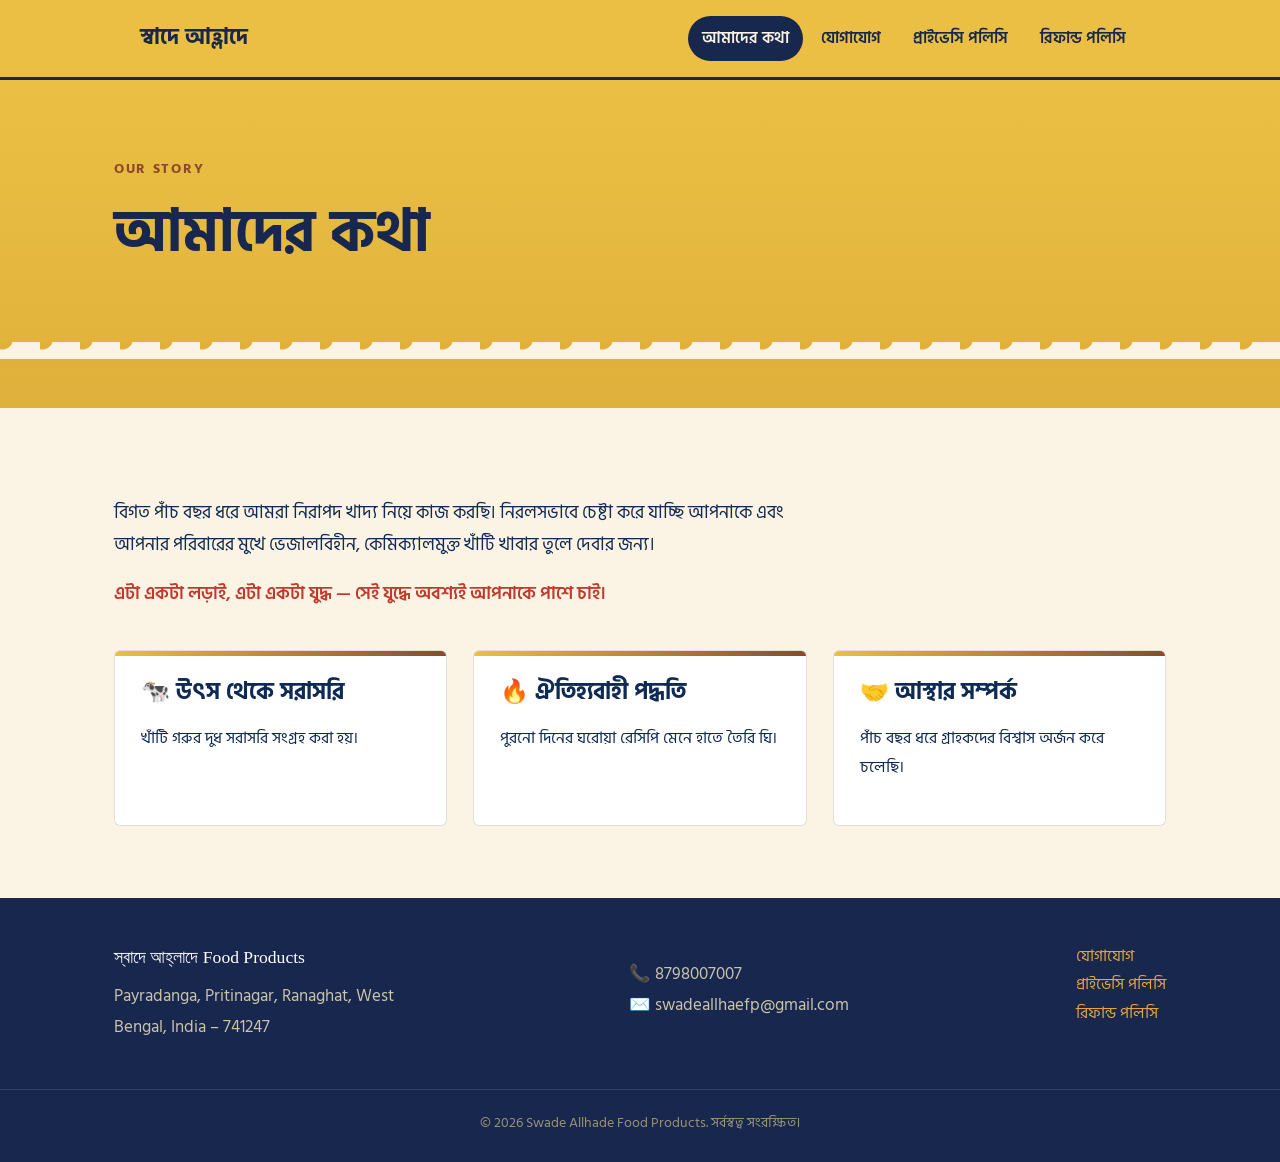
<file: about.html>
<!DOCTYPE html>
<html lang="bn">
<head>
<meta charset="UTF-8">
<meta name="viewport" content="width=device-width, initial-scale=1.0">
<title>আমাদের কথা | স্বাদে আহ্লাদে Food Products</title>
<link rel="stylesheet" href="style.css">
<style>
  .sub-header{background:var(--green-deep);padding:16px 20px;border-bottom:3px solid var(--on-accent);}
  .sub-header .nav-row{max-width:1000px;margin:0 auto;display:flex;align-items:center;justify-content:space-between;flex-wrap:wrap;gap:10px;}
  .sub-header .brand{color:var(--on-accent);font-family:'Hind Siliguri',sans-serif;font-weight:700;font-size:1.35rem;text-decoration:none;}
  .sub-header nav{display:flex;gap:4px;flex-wrap:wrap;}
  .sub-header nav a{color:var(--on-accent);text-decoration:none;font-size:1rem;font-weight:600;padding:8px 14px;border-radius:999px;}
  .sub-header nav a.active,.sub-header nav a:hover{background:var(--on-accent);color:var(--cream);}
</style>
</head>
<body>

<header class="sub-header">
  <div class="nav-row">
    <a href="index.html" class="brand">স্বাদে আহ্লাদে</a>
    <nav>
      <a href="about.html" class="active">আমাদের কথা</a>
      <a href="contact.html">যোগাযোগ</a>
      <a href="privacy-policy.html">প্রাইভেসি পলিসি</a>
      <a href="refund-policy.html">রিফান্ড পলিসি</a>
    </nav>
  </div>
</header>

<section class="hero" style="padding-bottom:40px;">
  <div class="container" style="grid-template-columns:1fr;">
    <div>
      <span class="eyebrow">Our Story</span>
      <h1>আমাদের কথা</h1>
    </div>
  </div>
  <div class="drip"></div>
</section>

<section>
  <div class="container">
    <div style="max-width:70ch;">
      <p style="font-size:1.1rem;">বিগত পাঁচ বছর ধরে আমরা নিরাপদ খাদ্য নিয়ে কাজ করছি। নিরলসভাবে চেষ্টা করে যাচ্ছি আপনাকে এবং আপনার পরিবারের মুখে ভেজালবিহীন, কেমিক্যালমুক্ত খাঁটি খাবার তুলে দেবার জন্য।</p>
      <p style="font-size:1.1rem;color:var(--highlight);font-weight:600;">এটা একটা লড়াই, এটা একটা যুদ্ধ — সেই যুদ্ধে অবশ্যই আপনাকে পাশে চাই।</p>
    </div>
    <div class="grid" style="margin-top:40px;">
      <div class="card">
        <h3>🐄 উৎস থেকে সরাসরি</h3>
        <p>খাঁটি গরুর দুধ সরাসরি সংগ্রহ করা হয়।</p>
      </div>
      <div class="card">
        <h3>🔥 ঐতিহ্যবাহী পদ্ধতি</h3>
        <p>পুরনো দিনের ঘরোয়া রেসিপি মেনে হাতে তৈরি ঘি।</p>
      </div>
      <div class="card">
        <h3>🤝 আস্থার সম্পর্ক</h3>
        <p>পাঁচ বছর ধরে গ্রাহকদের বিশ্বাস অর্জন করে চলেছি।</p>
      </div>
    </div>
  </div>
</section>

<footer>
  <div class="container">
    <div>
      <span class="bn" style="font-family:'Tiro Bangla',serif;font-size:1.1rem;color:#fff;">স্বাদে আহ্লাদে Food Products</span>
      <p style="max-width:32ch;margin-top:8px;">Payradanga, Pritinagar, Ranaghat, West Bengal, India – 741247</p>
    </div>
    <div><p>📞 8798007007<br>✉️ swadeallhaefp@gmail.com</p></div>
    <div>
      <a href="contact.html">যোগাযোগ</a><br>
      <a href="privacy-policy.html">প্রাইভেসি পলিসি</a><br>
      <a href="refund-policy.html">রিফান্ড পলিসি</a>
    </div>
  </div>
  <div class="bottom">© 2026 Swade Allhade Food Products. সর্বস্বত্ব সংরক্ষিত।</div>
</footer>

</body>
</html>
</file>
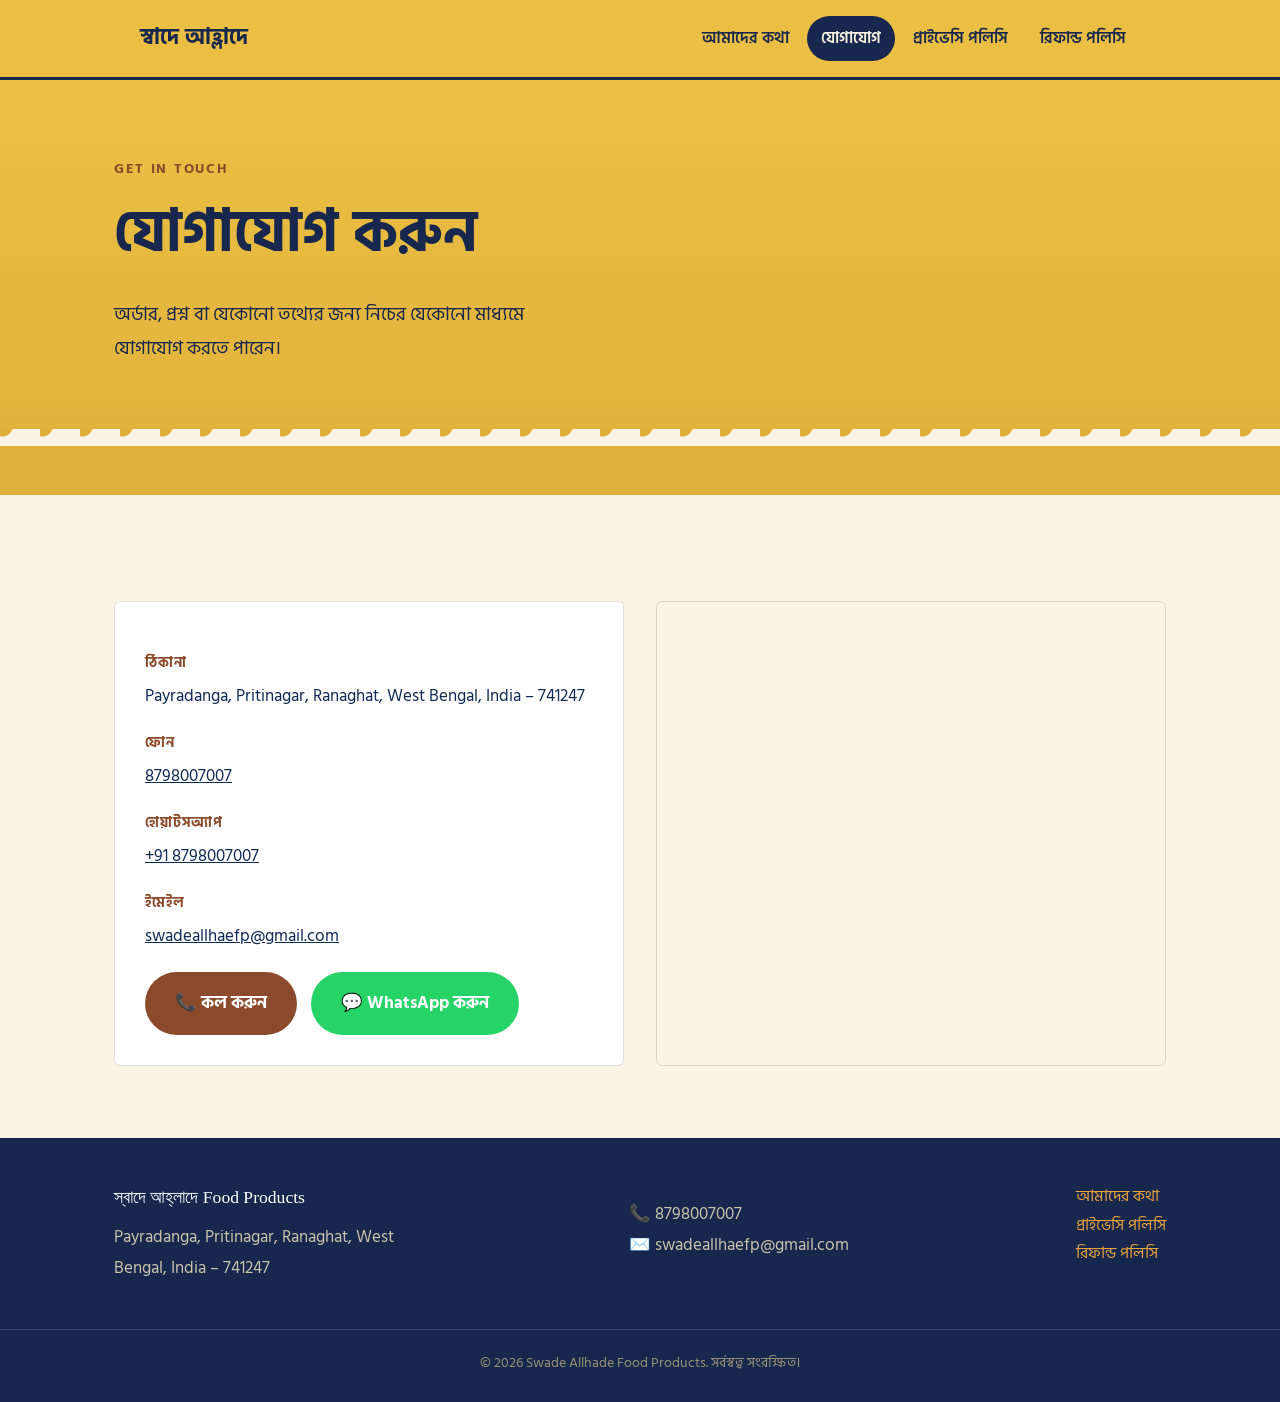
<file: contact.html>
<!DOCTYPE html>
<html lang="bn">
<head>
<meta charset="UTF-8">
<meta name="viewport" content="width=device-width, initial-scale=1.0">
<title>যোগাযোগ | স্বাদে আহ্লাদে Food Products</title>
<link rel="stylesheet" href="style.css">
<style>
  .sub-header{background:var(--green-deep);padding:16px 20px;border-bottom:3px solid var(--on-accent);}
  .sub-header .nav-row{max-width:1000px;margin:0 auto;display:flex;align-items:center;justify-content:space-between;flex-wrap:wrap;gap:10px;}
  .sub-header .brand{color:var(--on-accent);font-family:'Hind Siliguri',sans-serif;font-weight:700;font-size:1.35rem;text-decoration:none;}
  .sub-header nav{display:flex;gap:4px;flex-wrap:wrap;}
  .sub-header nav a{color:var(--on-accent);text-decoration:none;font-size:1rem;font-weight:600;padding:8px 14px;border-radius:999px;}
  .sub-header nav a.active,.sub-header nav a:hover{background:var(--on-accent);color:var(--cream);}
</style>
</head>
<body>

<header class="sub-header">
  <div class="nav-row">
    <a href="index.html" class="brand">স্বাদে আহ্লাদে</a>
    <nav>
      <a href="about.html">আমাদের কথা</a>
      <a href="contact.html" class="active">যোগাযোগ</a>
      <a href="privacy-policy.html">প্রাইভেসি পলিসি</a>
      <a href="refund-policy.html">রিফান্ড পলিসি</a>
    </nav>
  </div>
</header>

<section class="hero" style="padding-bottom:40px;">
  <div class="container" style="grid-template-columns:1fr;">
    <div>
      <span class="eyebrow">Get in Touch</span>
      <h1>যোগাযোগ করুন</h1>
      <p class="lede">অর্ডার, প্রশ্ন বা যেকোনো তথ্যের জন্য নিচের যেকোনো মাধ্যমে যোগাযোগ করতে পারেন।</p>
    </div>
  </div>
  <div class="drip"></div>
</section>

<section>
  <div class="container contact-grid">
    <div class="info-block">
      <dl>
        <dt>ঠিকানা</dt>
        <dd>Payradanga, Pritinagar, Ranaghat, West Bengal, India – 741247</dd>
        <dt>ফোন</dt>
        <dd><a href="tel:8798007007">8798007007</a></dd>
        <dt>হোয়াটসঅ্যাপ</dt>
        <dd><a href="https://wa.me/918798007007" target="_blank" rel="noopener">+91 8798007007</a></dd>
        <dt>ইমেইল</dt>
        <dd><a href="mailto:swadeallhaefp@gmail.com">swadeallhaefp@gmail.com</a></dd>
      </dl>
      <div class="hero-cta" style="margin-top:20px;">
        <a class="btn btn-primary" style="background:var(--clay);color:#fff;" href="tel:8798007007">📞 কল করুন</a>
        <a class="btn btn-primary" style="background:#25D366;color:#fff;" href="https://wa.me/918798007007" target="_blank" rel="noopener">💬 WhatsApp করুন</a>
      </div>
    </div>
    <div class="map-embed">
      <iframe
        src="https://www.google.com/maps?q=Payradanga,+Pritinagar,+Ranaghat,+West+Bengal,+741247&output=embed"
        allowfullscreen loading="lazy" referrerpolicy="no-referrer-when-downgrade" title="Swade Allhade location map">
      </iframe>
    </div>
  </div>
</section>

<footer>
  <div class="container">
    <div>
      <span class="bn" style="font-family:'Tiro Bangla',serif;font-size:1.1rem;color:#fff;">স্বাদে আহ্লাদে Food Products</span>
      <p style="max-width:32ch;margin-top:8px;">Payradanga, Pritinagar, Ranaghat, West Bengal, India – 741247</p>
    </div>
    <div><p>📞 8798007007<br>✉️ swadeallhaefp@gmail.com</p></div>
    <div>
      <a href="about.html">আমাদের কথা</a><br>
      <a href="privacy-policy.html">প্রাইভেসি পলিসি</a><br>
      <a href="refund-policy.html">রিফান্ড পলিসি</a>
    </div>
  </div>
  <div class="bottom">© 2026 Swade Allhade Food Products. সর্বস্বত্ব সংরক্ষিত।</div>
</footer>

</body>
</html>
</file>
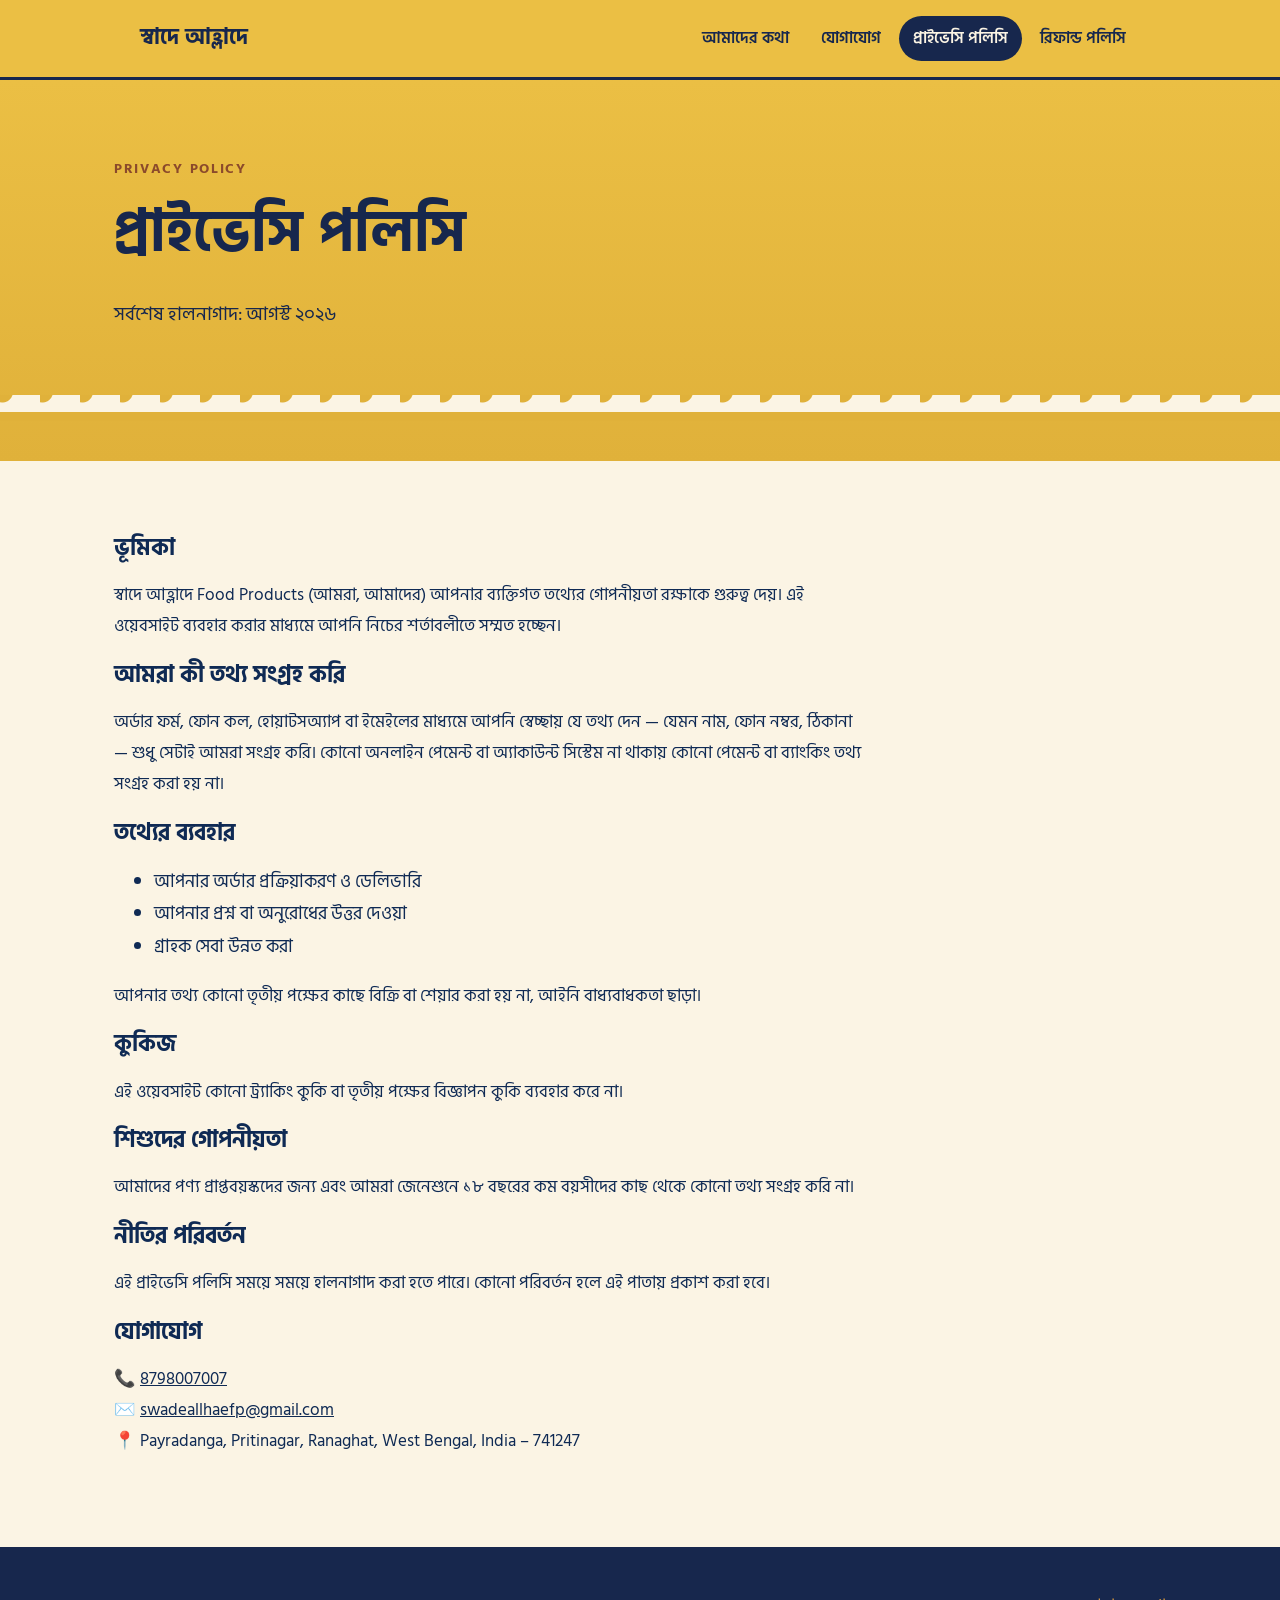
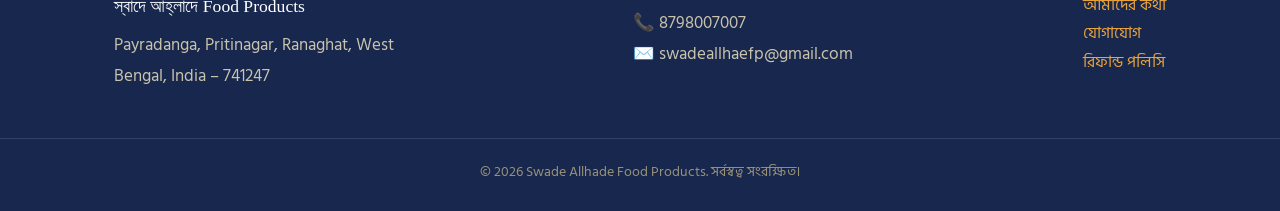
<file: privacy-policy.html>
<!DOCTYPE html>
<html lang="bn">
<head>
<meta charset="UTF-8">
<meta name="viewport" content="width=device-width, initial-scale=1.0">
<title>প্রাইভেসি পলিসি | স্বাদে আহ্লাদে Food Products</title>
<link rel="stylesheet" href="style.css">
<style>
  .sub-header{background:var(--green-deep);padding:16px 20px;border-bottom:3px solid var(--on-accent);}
  .sub-header .nav-row{max-width:1000px;margin:0 auto;display:flex;align-items:center;justify-content:space-between;flex-wrap:wrap;gap:10px;}
  .sub-header .brand{color:var(--on-accent);font-family:'Hind Siliguri',sans-serif;font-weight:700;font-size:1.35rem;text-decoration:none;}
  .sub-header nav{display:flex;gap:4px;flex-wrap:wrap;}
  .sub-header nav a{color:var(--on-accent);text-decoration:none;font-size:1rem;font-weight:600;padding:8px 14px;border-radius:999px;}
  .sub-header nav a.active,.sub-header nav a:hover{background:var(--on-accent);color:var(--cream);}
</style>
</head>
<body>

<header class="sub-header">
  <div class="nav-row">
    <a href="index.html" class="brand">স্বাদে আহ্লাদে</a>
    <nav>
      <a href="about.html">আমাদের কথা</a>
      <a href="contact.html">যোগাযোগ</a>
      <a href="privacy-policy.html" class="active">প্রাইভেসি পলিসি</a>
      <a href="refund-policy.html">রিফান্ড পলিসি</a>
    </nav>
  </div>
</header>

<section class="hero" style="padding-bottom:40px;">
  <div class="container" style="grid-template-columns:1fr;">
    <div>
      <span class="eyebrow">Privacy Policy</span>
      <h1>প্রাইভেসি পলিসি</h1>
      <p class="lede">সর্বশেষ হালনাগাদ: আগস্ট ২০২৬</p>
    </div>
  </div>
  <div class="drip"></div>
</section>

<section>
  <div class="container">
    <div style="max-width:75ch;">
      <h3>ভূমিকা</h3>
      <p>স্বাদে আহ্লাদে Food Products (আমরা, আমাদের) আপনার ব্যক্তিগত তথ্যের গোপনীয়তা রক্ষাকে গুরুত্ব দেয়। এই ওয়েবসাইট ব্যবহার করার মাধ্যমে আপনি নিচের শর্তাবলীতে সম্মত হচ্ছেন।</p>

      <h3>আমরা কী তথ্য সংগ্রহ করি</h3>
      <p>অর্ডার ফর্ম, ফোন কল, হোয়াটসঅ্যাপ বা ইমেইলের মাধ্যমে আপনি স্বেচ্ছায় যে তথ্য দেন — যেমন নাম, ফোন নম্বর, ঠিকানা — শুধু সেটাই আমরা সংগ্রহ করি। কোনো অনলাইন পেমেন্ট বা অ্যাকাউন্ট সিস্টেম না থাকায় কোনো পেমেন্ট বা ব্যাংকিং তথ্য সংগ্রহ করা হয় না।</p>

      <h3>তথ্যের ব্যবহার</h3>
      <ul>
        <li>আপনার অর্ডার প্রক্রিয়াকরণ ও ডেলিভারি</li>
        <li>আপনার প্রশ্ন বা অনুরোধের উত্তর দেওয়া</li>
        <li>গ্রাহক সেবা উন্নত করা</li>
      </ul>
      <p>আপনার তথ্য কোনো তৃতীয় পক্ষের কাছে বিক্রি বা শেয়ার করা হয় না, আইনি বাধ্যবাধকতা ছাড়া।</p>

      <h3>কুকিজ</h3>
      <p>এই ওয়েবসাইট কোনো ট্র্যাকিং কুকি বা তৃতীয় পক্ষের বিজ্ঞাপন কুকি ব্যবহার করে না।</p>

      <h3>শিশুদের গোপনীয়তা</h3>
      <p>আমাদের পণ্য প্রাপ্তবয়স্কদের জন্য এবং আমরা জেনেশুনে ১৮ বছরের কম বয়সীদের কাছ থেকে কোনো তথ্য সংগ্রহ করি না।</p>

      <h3>নীতির পরিবর্তন</h3>
      <p>এই প্রাইভেসি পলিসি সময়ে সময়ে হালনাগাদ করা হতে পারে। কোনো পরিবর্তন হলে এই পাতায় প্রকাশ করা হবে।</p>

      <h3>যোগাযোগ</h3>
      <p>
        📞 <a href="tel:8798007007">8798007007</a><br>
        ✉️ <a href="mailto:swadeallhaefp@gmail.com">swadeallhaefp@gmail.com</a><br>
        📍 Payradanga, Pritinagar, Ranaghat, West Bengal, India – 741247
      </p>
    </div>
  </div>
</section>

<footer>
  <div class="container">
    <div>
      <span class="bn" style="font-family:'Tiro Bangla',serif;font-size:1.1rem;color:#fff;">স্বাদে আহ্লাদে Food Products</span>
      <p style="max-width:32ch;margin-top:8px;">Payradanga, Pritinagar, Ranaghat, West Bengal, India – 741247</p>
    </div>
    <div><p>📞 8798007007<br>✉️ swadeallhaefp@gmail.com</p></div>
    <div>
      <a href="about.html">আমাদের কথা</a><br>
      <a href="contact.html">যোগাযোগ</a><br>
      <a href="refund-policy.html">রিফান্ড পলিসি</a>
    </div>
  </div>
  <div class="bottom">© 2026 Swade Allhade Food Products. সর্বস্বত্ব সংরক্ষিত।</div>
</footer>

</body>
</html>
</file>
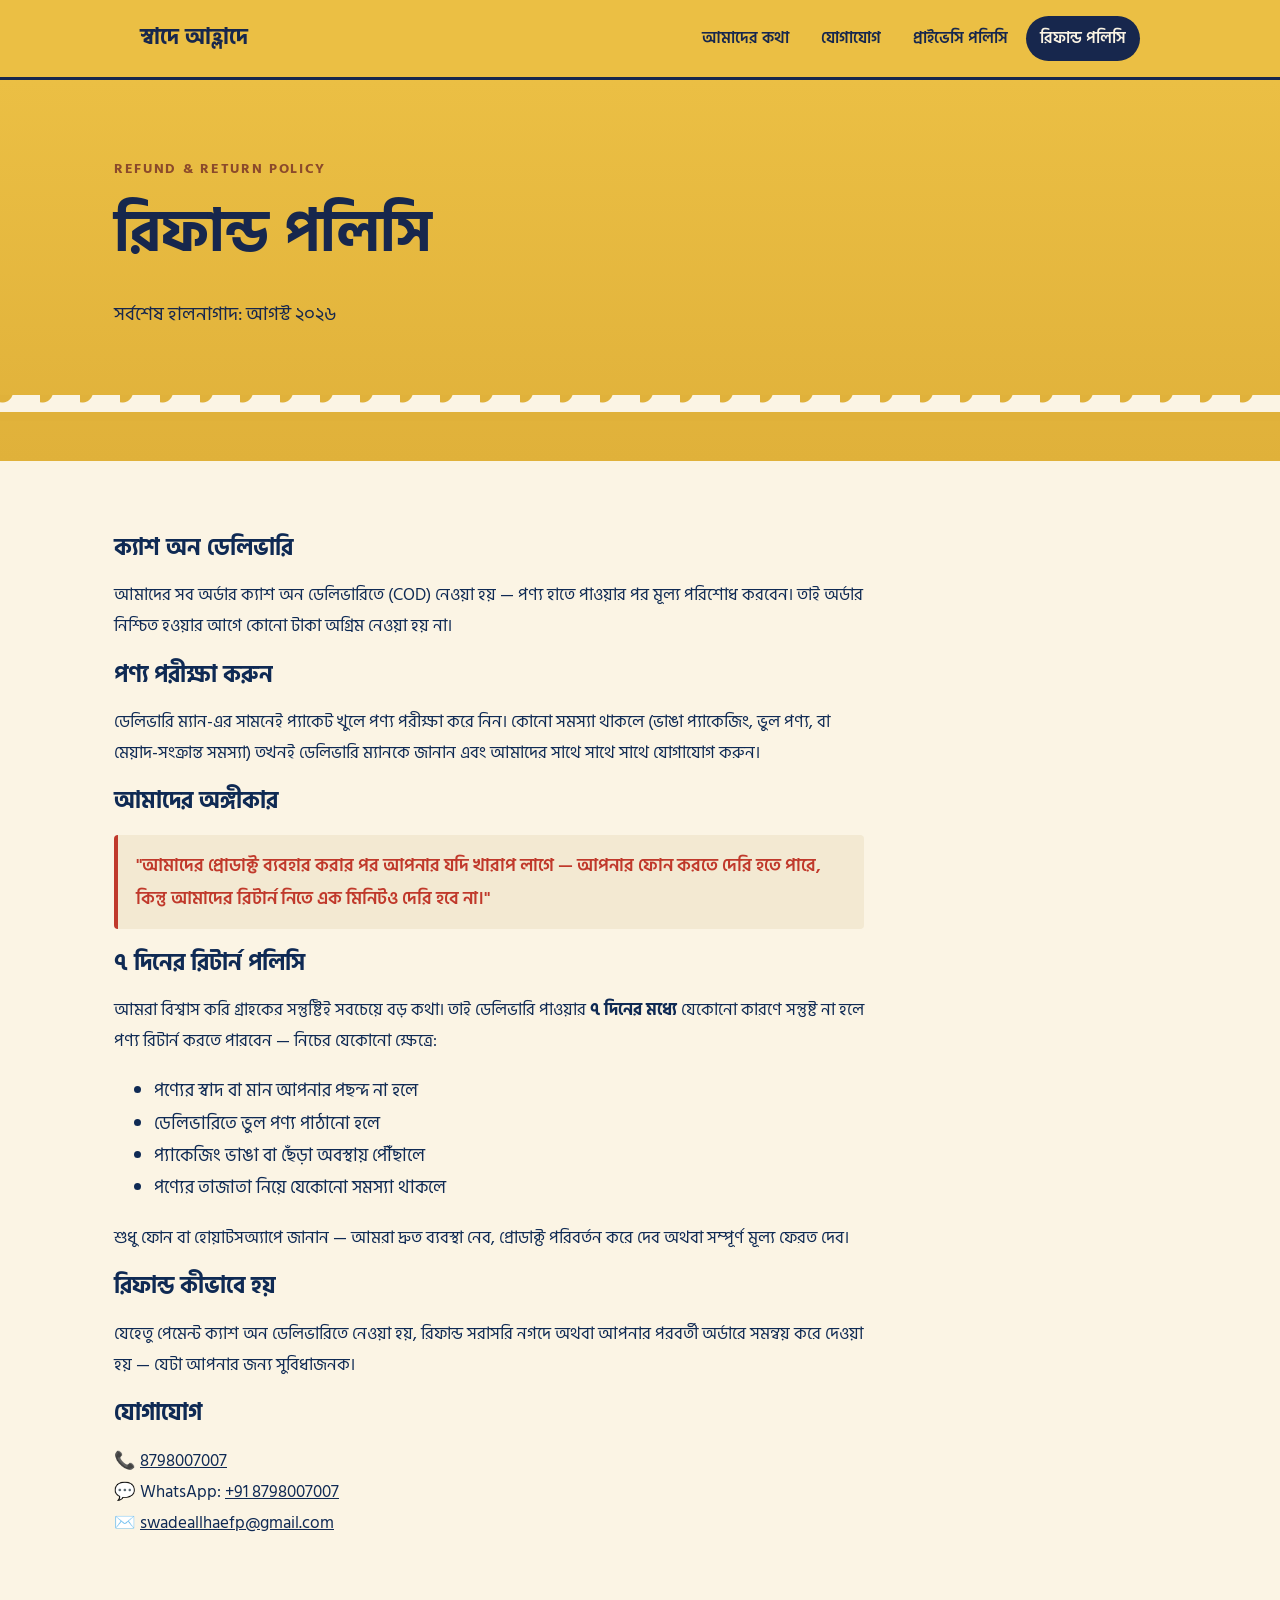
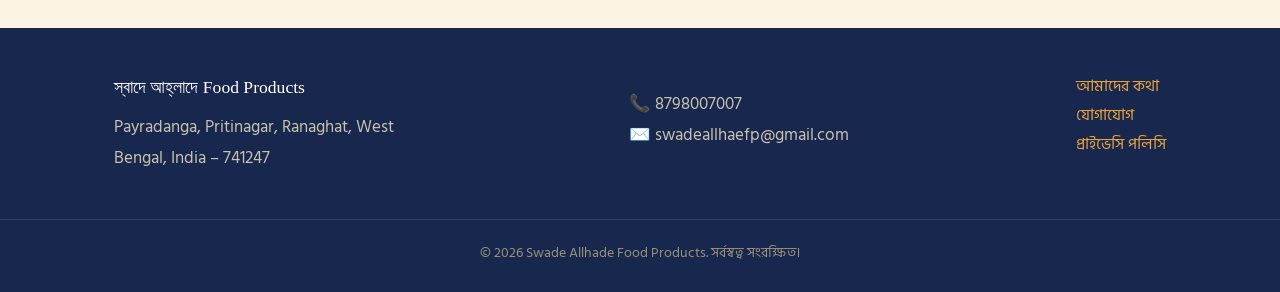
<file: refund-policy.html>
<!DOCTYPE html>
<html lang="bn">
<head>
<meta charset="UTF-8">
<meta name="viewport" content="width=device-width, initial-scale=1.0">
<title>রিফান্ড পলিসি | স্বাদে আহ্লাদে Food Products</title>
<link rel="stylesheet" href="style.css">
<style>
  .sub-header{background:var(--green-deep);padding:16px 20px;border-bottom:3px solid var(--on-accent);}
  .sub-header .nav-row{max-width:1000px;margin:0 auto;display:flex;align-items:center;justify-content:space-between;flex-wrap:wrap;gap:10px;}
  .sub-header .brand{color:var(--on-accent);font-family:'Hind Siliguri',sans-serif;font-weight:700;font-size:1.35rem;text-decoration:none;}
  .sub-header nav{display:flex;gap:4px;flex-wrap:wrap;}
  .sub-header nav a{color:var(--on-accent);text-decoration:none;font-size:1rem;font-weight:600;padding:8px 14px;border-radius:999px;}
  .sub-header nav a.active,.sub-header nav a:hover{background:var(--on-accent);color:var(--cream);}
</style>
</head>
<body>

<header class="sub-header">
  <div class="nav-row">
    <a href="index.html" class="brand">স্বাদে আহ্লাদে</a>
    <nav>
      <a href="about.html">আমাদের কথা</a>
      <a href="contact.html">যোগাযোগ</a>
      <a href="privacy-policy.html">প্রাইভেসি পলিসি</a>
      <a href="refund-policy.html" class="active">রিফান্ড পলিসি</a>
    </nav>
  </div>
</header>

<section class="hero" style="padding-bottom:40px;">
  <div class="container" style="grid-template-columns:1fr;">
    <div>
      <span class="eyebrow">Refund &amp; Return Policy</span>
      <h1>রিফান্ড পলিসি</h1>
      <p class="lede">সর্বশেষ হালনাগাদ: আগস্ট ২০২৬</p>
    </div>
  </div>
  <div class="drip"></div>
</section>

<section>
  <div class="container">
    <div style="max-width:75ch;">
      <h3>ক্যাশ অন ডেলিভারি</h3>
      <p>আমাদের সব অর্ডার ক্যাশ অন ডেলিভারিতে (COD) নেওয়া হয় — পণ্য হাতে পাওয়ার পর মূল্য পরিশোধ করবেন। তাই অর্ডার নিশ্চিত হওয়ার আগে কোনো টাকা অগ্রিম নেওয়া হয় না।</p>

      <h3>পণ্য পরীক্ষা করুন</h3>
      <p>ডেলিভারি ম্যান-এর সামনেই প্যাকেট খুলে পণ্য পরীক্ষা করে নিন। কোনো সমস্যা থাকলে (ভাঙা প্যাকেজিং, ভুল পণ্য, বা মেয়াদ-সংক্রান্ত সমস্যা) তখনই ডেলিভারি ম্যানকে জানান এবং আমাদের সাথে সাথে সাথে যোগাযোগ করুন।</p>

      <h3>আমাদের অঙ্গীকার</h3>
      <p style="font-size:1.15rem;font-weight:600;color:var(--highlight);border-left:4px solid var(--highlight);padding:14px 18px;background:#F3E9D2;border-radius:4px;">"আমাদের প্রোডাক্ট ব্যবহার করার পর আপনার যদি খারাপ লাগে — আপনার ফোন করতে দেরি হতে পারে, কিন্তু আমাদের রিটার্ন নিতে এক মিনিটও দেরি হবে না।"</p>

      <h3>৭ দিনের রিটার্ন পলিসি</h3>
      <p>আমরা বিশ্বাস করি গ্রাহকের সন্তুষ্টিই সবচেয়ে বড় কথা। তাই ডেলিভারি পাওয়ার <strong>৭ দিনের মধ্যে</strong> যেকোনো কারণে সন্তুষ্ট না হলে পণ্য রিটার্ন করতে পারবেন — নিচের যেকোনো ক্ষেত্রে:</p>
      <ul>
        <li>পণ্যের স্বাদ বা মান আপনার পছন্দ না হলে</li>
        <li>ডেলিভারিতে ভুল পণ্য পাঠানো হলে</li>
        <li>প্যাকেজিং ভাঙা বা ছেঁড়া অবস্থায় পৌঁছালে</li>
        <li>পণ্যের তাজাতা নিয়ে যেকোনো সমস্যা থাকলে</li>
      </ul>
      <p>শুধু ফোন বা হোয়াটসঅ্যাপে জানান — আমরা দ্রুত ব্যবস্থা নেব, প্রোডাক্ট পরিবর্তন করে দেব অথবা সম্পূর্ণ মূল্য ফেরত দেব।</p>

      <h3>রিফান্ড কীভাবে হয়</h3>
      <p>যেহেতু পেমেন্ট ক্যাশ অন ডেলিভারিতে নেওয়া হয়, রিফান্ড সরাসরি নগদে অথবা আপনার পরবর্তী অর্ডারে সমন্বয় করে দেওয়া হয় — যেটা আপনার জন্য সুবিধাজনক।</p>

      <h3>যোগাযোগ</h3>
      <p>
        📞 <a href="tel:8798007007">8798007007</a><br>
        💬 WhatsApp: <a href="https://wa.me/918798007007" target="_blank" rel="noopener">+91 8798007007</a><br>
        ✉️ <a href="mailto:swadeallhaefp@gmail.com">swadeallhaefp@gmail.com</a>
      </p>
    </div>
  </div>
</section>

<footer>
  <div class="container">
    <div>
      <span class="bn" style="font-family:'Tiro Bangla',serif;font-size:1.1rem;color:#fff;">স্বাদে আহ্লাদে Food Products</span>
      <p style="max-width:32ch;margin-top:8px;">Payradanga, Pritinagar, Ranaghat, West Bengal, India – 741247</p>
    </div>
    <div><p>📞 8798007007<br>✉️ swadeallhaefp@gmail.com</p></div>
    <div>
      <a href="about.html">আমাদের কথা</a><br>
      <a href="contact.html">যোগাযোগ</a><br>
      <a href="privacy-policy.html">প্রাইভেসি পলিসি</a>
    </div>
  </div>
  <div class="bottom">© 2026 Swade Allhade Food Products. সর্বস্বত্ব সংরক্ষিত।</div>
</footer>

</body>
</html>
</file>
<file: style.css>
@import url('https://fonts.googleapis.com/css2?family=Fraunces:opsz,wght@9..144,400;9..144,600;9..144,700&family=Hind+Siliguri:wght@400;500;600;700&family=Inter:wght@400;500;600&display=swap');

:root{
  --green-deep: #ebbf44;
  --green-mid: #e0b13a;
  --gold: #D9822B;
  --gold-light: #E8A33D;
  --cream: #FBF4E4;
  --clay: #8B4A2B;
  --ink: #0F2A54;
  --highlight: #C0392B;
  --on-accent: #17274d;
  --line: rgba(42,33,24,0.14);
  --radius: 6px;
}

*{box-sizing:border-box;}
html{scroll-behavior:smooth;}
body{
  margin:0;
  background:var(--cream);
  color:var(--ink);
  font-family:'Hind Siliguri','Inter',sans-serif;
  font-size:18px;
  line-height:1.8;
  -webkit-font-smoothing:antialiased;
}

h1,h2,h3,.display{
  font-family:'Hind Siliguri','Fraunces',sans-serif;
  font-weight:700;
  color:var(--ink);
  line-height:1.3;
  margin:0 0 .45em;
}
h1{font-size:clamp(2.4rem,6.5vw,3.6rem);}
h2{font-size:clamp(1.9rem,4.2vw,2.6rem);}
h3{font-size:1.45rem;}
p{font-size:1.08rem;}

a{color:inherit;}
img{max-width:100%;display:block;}

.container{max-width:1100px;margin:0 auto;padding:0 24px;}

/* ---- header ---- */
header.site{
  position:sticky;top:0;z-index:40;
  background:var(--green-deep);
  border-bottom:3px solid var(--on-accent);
}
.nav-wrap{
  display:flex;align-items:center;justify-content:space-between;
  padding:16px 24px;max-width:1100px;margin:0 auto;
}
.brand{
  display:flex;align-items:center;gap:12px;
  color:var(--on-accent);text-decoration:none;
}
.brand .badge{
  width:48px;height:48px;border-radius:50%;
  background:radial-gradient(circle at 35% 30%, var(--cream), var(--clay));
  display:flex;align-items:center;justify-content:center;
  color:#fff;font-family:'Hind Siliguri',sans-serif;font-weight:700;font-size:1.25rem;
  border:2px solid var(--on-accent);
  flex-shrink:0;
}
.brand-text{line-height:1.2;}
.brand-text .bn{font-family:'Hind Siliguri',sans-serif;font-weight:700;font-size:1.3rem;color:var(--on-accent);}
.brand-text .en{font-size:.8rem;letter-spacing:.08em;text-transform:uppercase;color:var(--clay);}

nav.links{display:flex;gap:6px;}
nav.links a{
  color:var(--on-accent);text-decoration:none;font-size:1.05rem;font-weight:600;
  padding:9px 16px;border-radius:999px;transition:background .2s,color .2s;
}
nav.links a:hover,nav.links a.active{background:var(--on-accent);color:var(--cream);}

.menu-toggle{display:none;background:none;border:none;color:var(--on-accent);font-size:1.8rem;cursor:pointer;}

@media (max-width:760px){
  nav.links{
    display:none;position:absolute;top:100%;left:0;right:0;
    background:var(--green-deep);flex-direction:column;padding:8px 24px 16px;border-bottom:3px solid var(--on-accent);
  }
  nav.links.open{display:flex;}
  .menu-toggle{display:block;}
}

/* ---- hero ---- */
.hero{
  position:relative;overflow:hidden;
  background:linear-gradient(180deg,var(--green-deep) 0%,var(--green-mid) 100%);
  color:var(--on-accent);
  padding:72px 0 0;
}
.hero .container{display:grid;grid-template-columns:1.1fr .9fr;gap:44px;align-items:center;}
@media (max-width:820px){.hero .container{grid-template-columns:1fr;}}
.hero h1{color:var(--on-accent);}
.hero .eyebrow{
  display:inline-block;color:var(--clay);letter-spacing:.12em;text-transform:uppercase;
  font-size:.88rem;margin-bottom:16px;font-weight:700;
}
.hero p.lede{color:var(--on-accent);max-width:46ch;font-size:1.18rem;}
.hero-img{
  border-radius:var(--radius);overflow:hidden;
  box-shadow:0 30px 60px -20px rgba(0,0,0,.35);
  border:4px solid var(--on-accent);
}
.hero-cta{display:flex;gap:14px;margin-top:30px;flex-wrap:wrap;}

/* drip divider referencing the product's ghee-drip motif */
.drip{
  height:26px;width:100%;
  background:
    radial-gradient(circle at 6% 0, transparent 10px, var(--cream) 11px) 0 -3px/40px 20px repeat-x,
    linear-gradient(var(--green-mid),var(--green-mid));
  margin-top:44px;
}

/* ---- buttons ---- */
.btn{
  display:inline-flex;align-items:center;gap:8px;
  padding:14px 28px;border-radius:999px;text-decoration:none;
  font-weight:700;font-size:1.08rem;transition:transform .15s, box-shadow .15s;
  border:2px solid transparent;
}
.btn:hover{transform:translateY(-2px);}
.btn-primary{background:var(--on-accent);color:var(--cream);}
.btn-primary:hover{box-shadow:0 10px 20px -8px rgba(23,39,77,.5);}
.btn-outline{border-color:var(--on-accent);color:var(--on-accent);}

/* ---- sections ---- */
section{padding:72px 0;}
.section-alt{background:#F3E9D2;}
.kicker{
  color:var(--clay);text-transform:uppercase;letter-spacing:.1em;font-size:.85rem;font-weight:700;margin-bottom:10px;display:block;
}

/* ---- product grid ---- */
.grid{display:grid;grid-template-columns:repeat(auto-fit,minmax(250px,1fr));gap:26px;margin-top:36px;}
.card{
  background:#fff;border:1px solid var(--line);border-radius:var(--radius);
  padding:26px;position:relative;overflow:hidden;
}
.card::before{
  content:"";position:absolute;top:0;left:0;right:0;height:5px;
  background:linear-gradient(90deg,var(--green-deep),var(--clay));
}
.card h3{margin-bottom:10px;}
.card p{font-size:1.02rem;}
.card .en-name{color:var(--clay);font-size:.92rem;font-weight:600;margin-bottom:12px;display:block;}
.card img{border-radius:4px;margin-bottom:16px;aspect-ratio:4/3;object-fit:cover;}
.card .price-row{
  display:flex;align-items:center;justify-content:space-between;
  margin-top:18px;padding-top:16px;border-top:1px dashed var(--line);
}
.card .price{font-family:'Hind Siliguri',sans-serif;font-size:1.45rem;color:var(--highlight);font-weight:700;}
.card .price .unit{font-size:.82rem;color:#7a715e;font-family:'Hind Siliguri',sans-serif;font-weight:400;display:block;}
.card .order-btn{
  display:inline-flex;align-items:center;gap:6px;
  background:#25D366;color:#fff;text-decoration:none;
  padding:10px 18px;border-radius:999px;font-size:.95rem;font-weight:700;
  transition:transform .15s;
}
.card .order-btn:hover{transform:translateY(-2px);}

/* ---- about / features ---- */
.feature-list{list-style:none;padding:0;margin:28px 0 0;display:grid;gap:18px;}
.feature-list li{
  display:flex;gap:14px;align-items:flex-start;padding-bottom:18px;border-bottom:1px dashed var(--line);
  font-size:1.05rem;
}
.feature-list .dot{
  width:11px;height:11px;border-radius:50%;background:var(--highlight);margin-top:9px;flex-shrink:0;
}

/* ---- contact ---- */
.contact-grid{display:grid;grid-template-columns:1fr 1fr;gap:32px;margin-top:34px;}
@media (max-width:760px){.contact-grid{grid-template-columns:1fr;}}
.info-block{background:#fff;border:1px solid var(--line);border-radius:var(--radius);padding:30px;}
.info-block dt{color:var(--clay);font-weight:700;font-size:.9rem;text-transform:uppercase;letter-spacing:.06em;margin-top:18px;}
.info-block dt:first-child{margin-top:0;}
.info-block dd{margin:5px 0 0;font-size:1.08rem;}
.map-embed{border-radius:var(--radius);overflow:hidden;border:1px solid var(--line);min-height:280px;}
.map-embed iframe{width:100%;height:100%;min-height:280px;border:0;display:block;}

/* ---- footer ---- */
footer{background:var(--on-accent);color:#C9C2AC;padding:44px 0 26px;font-size:1rem;}
footer .container{display:flex;flex-wrap:wrap;justify-content:space-between;gap:22px;}
footer a{color:var(--gold-light);text-decoration:none;}
footer .bottom{
  border-top:1px solid rgba(255,255,255,.12);margin-top:28px;padding-top:20px;
  text-align:center;font-size:.9rem;color:#9A927A;
}

.badge-row{display:flex;gap:10px;flex-wrap:wrap;margin-top:20px;}
.mini-badge{
  font-size:.85rem;background:rgba(23,39,77,.08);color:var(--on-accent);
  padding:6px 14px;border-radius:999px;border:1px solid rgba(23,39,77,.18);font-weight:600;
}
</file>
